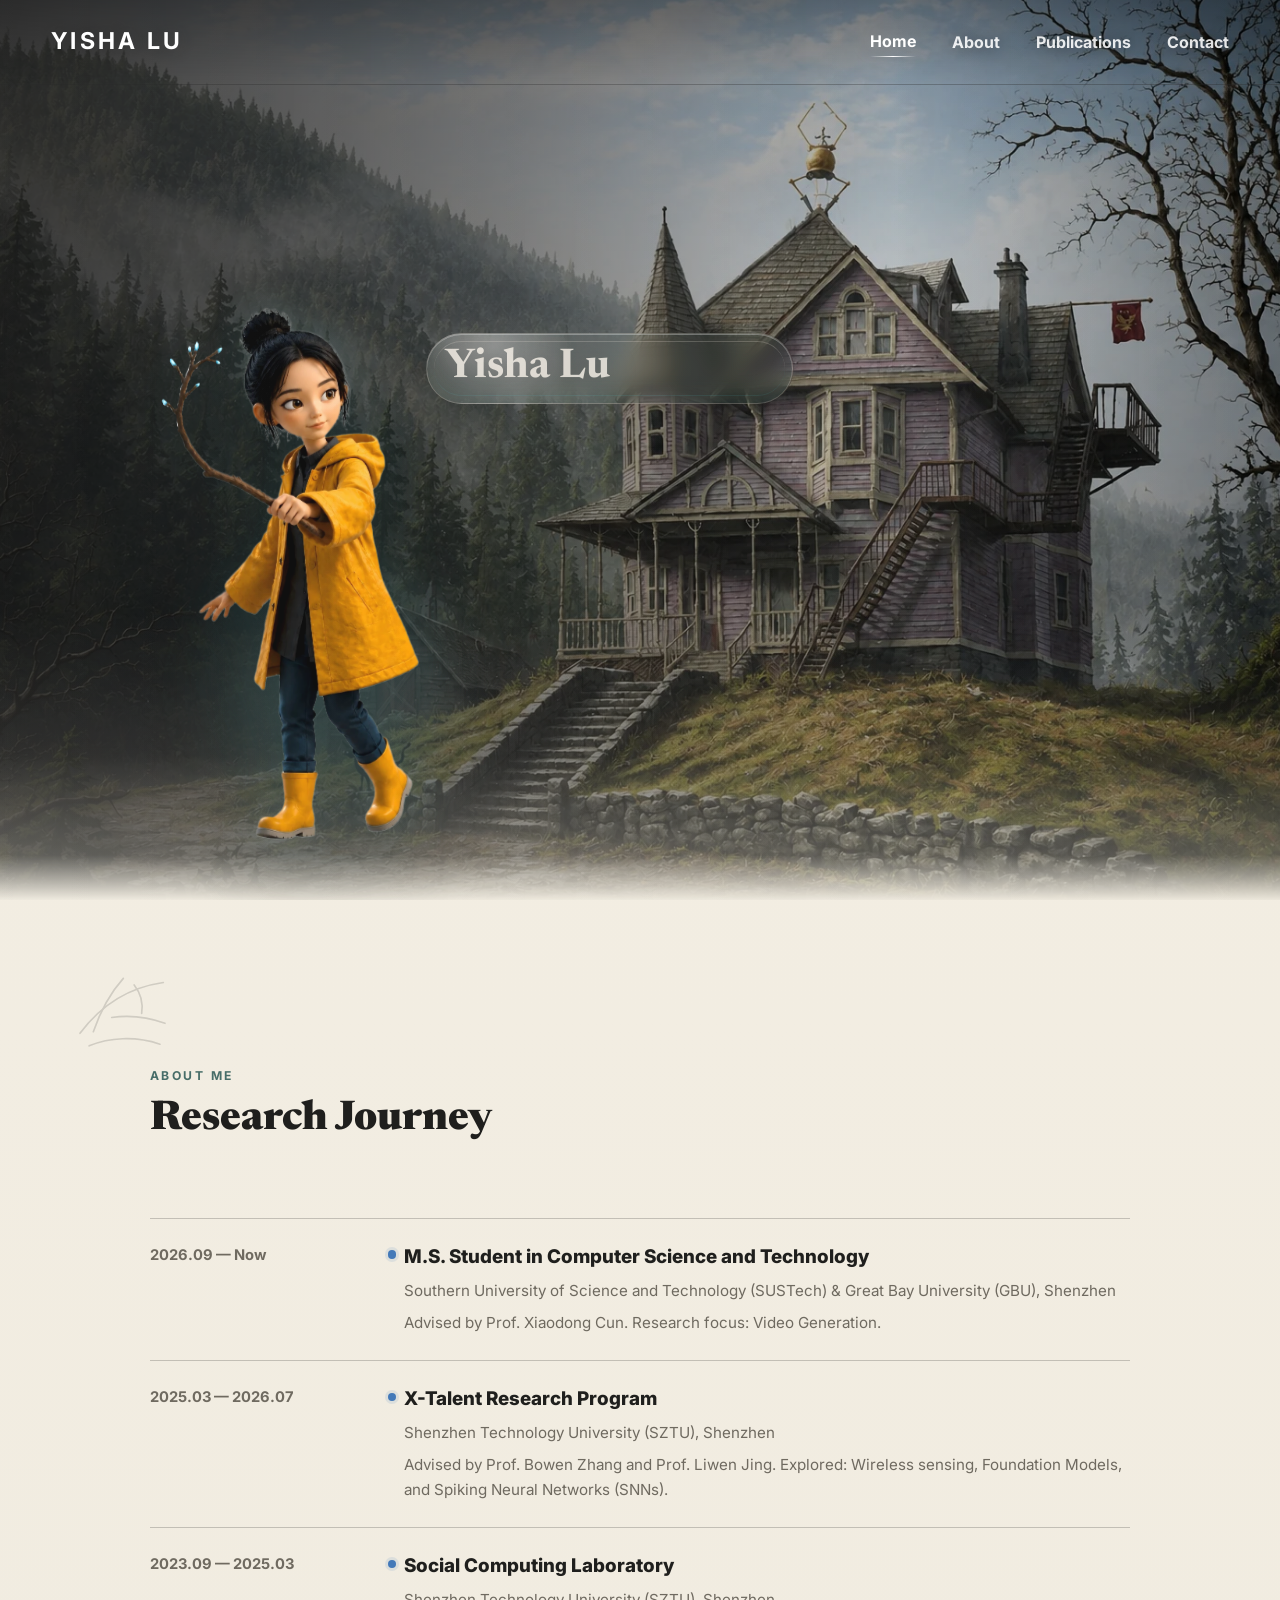
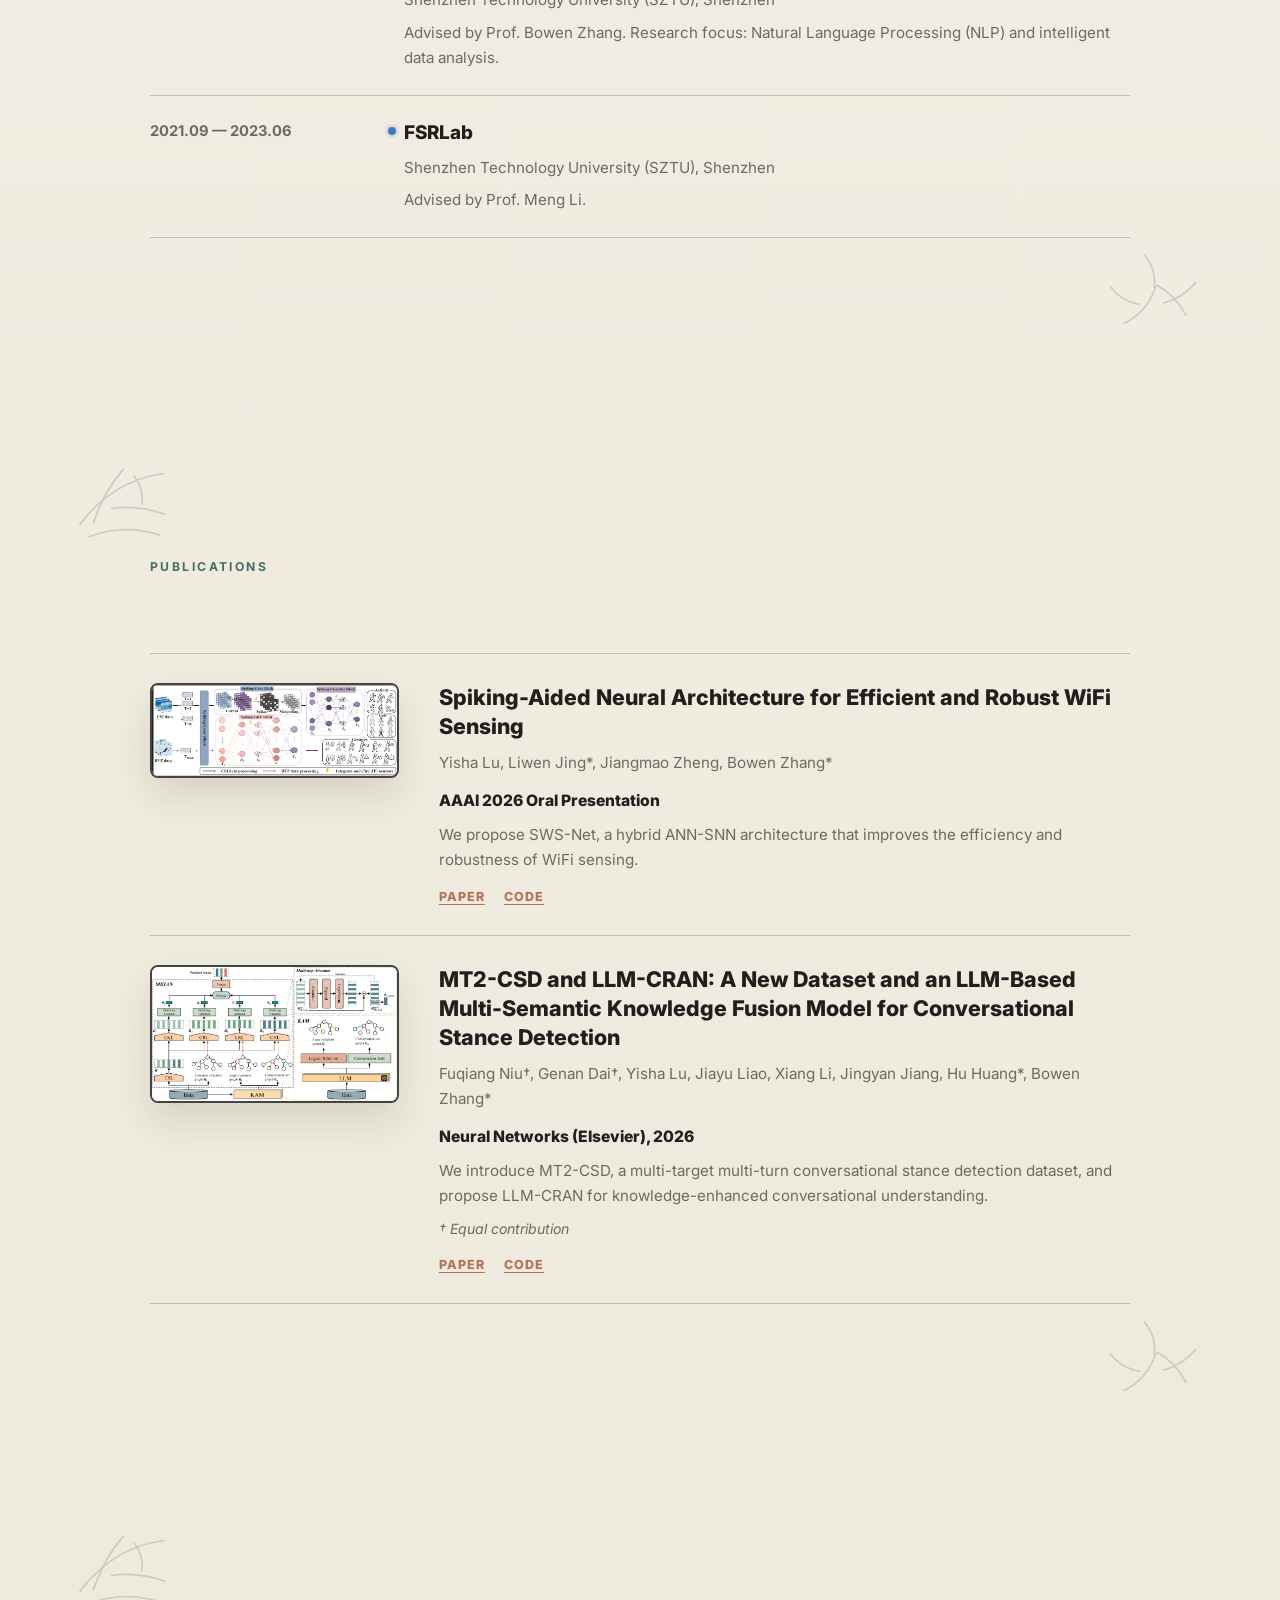
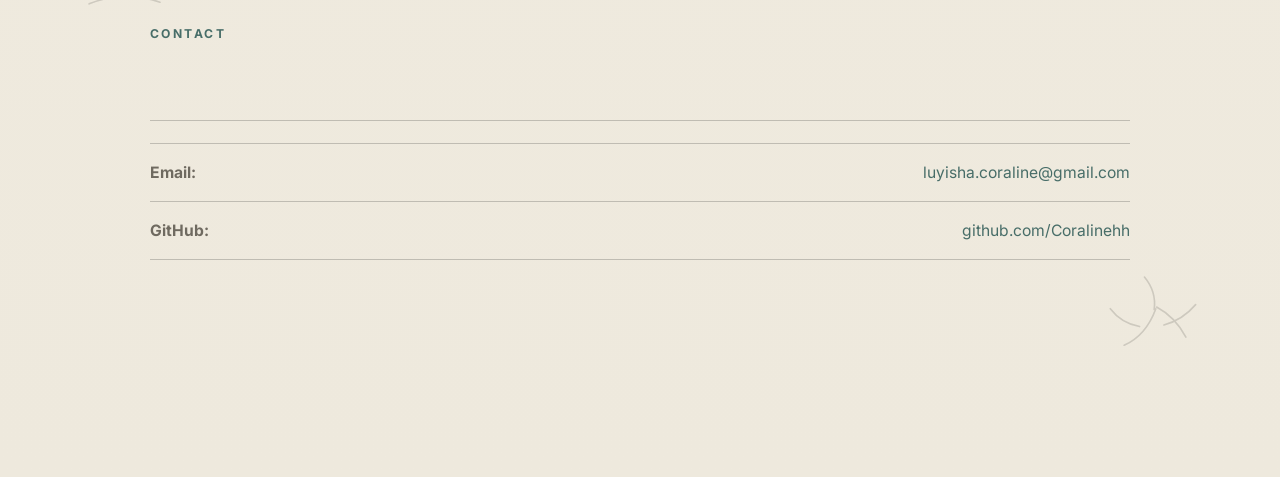
<file: index.html>
﻿<!doctype html>
<html lang="en">
  <head>
    <meta charset="UTF-8" />
    <meta name="viewport" content="width=device-width, initial-scale=1.0" />
    <meta
      name="description"
      content="Yisha Lu - AI Researcher portfolio focused on generative AI, foundation models, video generation, and spiking neural networks."
    />
    <title>Yisha Lu | AI Researcher</title>
    <link rel="preconnect" href="https://fonts.googleapis.com" />
    <link rel="preconnect" href="https://fonts.gstatic.com" crossorigin />
    <link
      href="https://fonts.googleapis.com/css2?family=Inter:wght@400;500;600;700;800&family=Newsreader:opsz,wght@6..72,500;6..72,600;6..72,700;6..72,800&display=swap"
      rel="stylesheet"
    />
    <link rel="stylesheet" href="assets/css/style.css" />
  </head>
  <body>
    <div class="background-grid"></div>
    <div class="aurora aurora-one"></div>
    <div class="aurora aurora-two"></div>

    <header class="site-header">
      <a class="brand" href="#home">Yisha Lu</a>
      <nav class="nav-links" aria-label="Main navigation">
        <a href="#home">Home</a>
        <a href="#about">About</a>
        <a href="#publications">Publications</a>
        <a href="#contact">Contact</a>
      </nav>
    </header>

    <main id="home">
      <section class="hero section">
        <div class="background" aria-hidden="true"></div>
        <div class="overlay" aria-hidden="true"></div>
        <div class="gradient" aria-hidden="true"></div>
        <div class="content">
          <div class="hero-character-stage" aria-label="AI researcher character">
            <img
              class="hero-character"
              src="assets/images/AI.webp"
              alt="3D AI girl researcher holding a magical branch"
            />
          </div>
          <div class="intro-card" aria-label="Yisha Lu introduction">
            <h1>Yisha Lu</h1>
            <p class="intro-name-cn">卢怡沙</p>
            <div class="intro-meta">
              <span>Master Student</span>
              <span>SUSTech &amp; GBU</span>
            </div>
            <p class="intro-description">
              Exploring the future of Generative AI and Video Generation.
            </p>
          </div>
        </div>
      </section>

      <section id="about" class="section">
        <div class="section-heading">
          <p class="eyebrow">About Me</p>
          <h2 class="about-title">Research Journey</h2>
        </div>
        <div class="journey-list">
          <article class="journey-entry">
            <p class="journey-date">2026.09 — Now</p>
            <div class="journey-content">
              <h3>M.S. Student in Computer Science and Technology</h3>
              <p>
                Southern University of Science and Technology (SUSTech) &amp;
                Great Bay University (GBU), Shenzhen
              </p>
              <p>
                Advised by Prof. Xiaodong Cun. Research focus: Video Generation.
              </p>
            </div>
          </article>
          <article class="journey-entry">
            <p class="journey-date">2025.03 — 2026.07</p>
            <div class="journey-content">
              <h3>X-Talent Research Program</h3>
              <p>Shenzhen Technology University (SZTU), Shenzhen</p>
              <p>
                Advised by Prof. Bowen Zhang and Prof. Liwen Jing. Explored:
                Wireless sensing, Foundation Models, and Spiking Neural Networks
                (SNNs).
              </p>
            </div>
          </article>
          <article class="journey-entry">
            <p class="journey-date">2023.09 — 2025.03</p>
            <div class="journey-content">
              <h3>Social Computing Laboratory</h3>
              <p>Shenzhen Technology University (SZTU), Shenzhen</p>
              <p>
                Advised by Prof. Bowen Zhang. Research focus: Natural Language
                Processing (NLP) and intelligent data analysis.
              </p>
            </div>
          </article>
          <article class="journey-entry">
            <p class="journey-date">2021.09 — 2023.06</p>
            <div class="journey-content">
              <h3>FSRLab</h3>
              <p>Shenzhen Technology University (SZTU), Shenzhen</p>
              <p>Advised by Prof. Meng Li.</p>
            </div>
          </article>
        </div>
      </section>

      <section id="publications" class="section">
        <div class="section-heading">
          <p class="eyebrow">Publications</p>
        </div>
        <div class="publication-list">
          <article class="publication-item">
            <figure class="publication-figure">
              <img
                src="assets/images/sws-net-framework.png"
                alt="SWS-Net framework overview"
              />
            </figure>
            <div class="publication-content">
              <h3>
                Spiking-Aided Neural Architecture for Efficient and Robust WiFi
                Sensing
              </h3>
              <p class="publication-authors">
                Yisha Lu, Liwen Jing*, Jiangmao Zheng, Bowen Zhang*
              </p>
              <p class="publication-venue">AAAI 2026 Oral Presentation</p>
              <p class="publication-summary">
                We propose SWS-Net, a hybrid ANN-SNN architecture that improves
                the efficiency and robustness of WiFi sensing.
              </p>
              <div class="publication-actions">
                <a
                  href="https://ojs.aaai.org/index.php/AAAI/article/view/39589/43550"
                  target="_blank"
                  rel="noreferrer"
                  >Paper</a
                >
                <a
                  href="https://github.com/Coralinehh/Wi-Fi"
                  target="_blank"
                  rel="noreferrer"
                  >Code</a
                >
              </div>
            </div>
          </article>
          <article class="publication-item">
            <figure class="publication-figure">
              <img
                src="assets/images/MT2-CSD.png"
                alt="MT2-CSD and LLM-CRAN overview"
              />
            </figure>
            <div class="publication-content">
              <h3>
                MT2-CSD and LLM-CRAN: A New Dataset and an LLM-Based
                Multi-Semantic Knowledge Fusion Model for Conversational Stance
                Detection
              </h3>
              <p class="publication-authors">
                Fuqiang Niu†, Genan Dai†, Yisha Lu, Jiayu Liao, Xiang Li,
                Jingyan Jiang, Hu Huang*, Bowen Zhang*
              </p>
              <p class="publication-venue">Neural Networks (Elsevier), 2026</p>
              <p class="publication-summary">
                We introduce MT2-CSD, a multi-target multi-turn conversational
                stance detection dataset, and propose LLM-CRAN for
                knowledge-enhanced conversational understanding.
              </p>
              <p class="publication-note">† Equal contribution</p>
              <div class="publication-actions">
                <a
                  href="https://www.sciencedirect.com/science/article/pii/S0893608026007641"
                  target="_blank"
                  rel="noreferrer"
                  >Paper</a
                >
                <a
                  href="https://github.com/nfq729/MT-CSD"
                  target="_blank"
                  rel="noreferrer"
                  >Code</a
                >
              </div>
            </div>
          </article>
        </div>
      </section>

      <section id="contact" class="section">
        <div class="section-heading">
          <p class="eyebrow">Contact</p>
        </div>
        <div class="contact-card card">
          <ul>
            <li>
              <strong>Email:</strong>
              <a href="mailto:luyisha.coraline@gmail.com"
                >luyisha.coraline@gmail.com</a
              >
            </li>
            <li>
              <strong>GitHub:</strong>
              <a
                href="https://github.com/Coralinehh"
                target="_blank"
                rel="noreferrer"
                >github.com/Coralinehh</a
              >
            </li>
          </ul>
        </div>
      </section>
    </main>

    <script src="assets/js/main.js"></script>
  </body>
</html>
</file>
<file: assets/css/style.css>
:root {
  --bg: #eee9dd;
  --paper: #f4efe4;
  --paper-warm: #e8dfd0;
  --ink: #1f1f1d;
  --text: #24231f;
  --muted: #6f6a60;
  --accent: #476d68;
  --accent-2: #b17456;
  --border: rgba(31, 31, 29, 0.16);
  --line: rgba(31, 31, 29, 0.22);
  --shadow: 0 22px 70px rgba(53, 43, 28, 0.12);
}

* {
  box-sizing: border-box;
}

html {
  scroll-behavior: smooth;
}

body {
  margin: 0;
  font-family: "Inter", sans-serif;
  color: var(--text);
  background:
    linear-gradient(rgba(244, 239, 228, 0.92), rgba(238, 233, 221, 0.96)),
    url("../images/pink_house.webp") top center / cover fixed no-repeat,
    var(--bg);
  min-height: 100vh;
  overflow-x: hidden;
  line-height: 1.6;
}

body::before {
  content: "";
  position: fixed;
  inset: 0;
  background-image:
    radial-gradient(rgba(31, 31, 29, 0.16) 0.55px, transparent 0.65px),
    radial-gradient(rgba(31, 31, 29, 0.08) 0.5px, transparent 0.65px),
    linear-gradient(90deg, rgba(255, 255, 255, 0.22), rgba(0, 0, 0, 0.025));
  background-position:
    0 0,
    9px 13px,
    0 0;
  background-size:
    22px 22px,
    18px 18px,
    100% 100%;
  opacity: 0.36;
  pointer-events: none;
  z-index: 2;
}

.background-grid {
  position: fixed;
  inset: 0;
  background:
    linear-gradient(90deg, transparent 0 13%, rgba(31, 31, 29, 0.045) 13.04%, transparent 13.14% 100%),
    linear-gradient(180deg, transparent 0 18%, rgba(31, 31, 29, 0.04) 18.05%, transparent 18.16% 100%);
  background-size: 310px 360px;
  mask-image: linear-gradient(180deg, rgba(0, 0, 0, 0.22), transparent 72%);
  opacity: 0.55;
  pointer-events: none;
}

.aurora {
  position: fixed;
  border-radius: 45% 55% 52% 48%;
  filter: blur(42px);
  opacity: 0.14;
  pointer-events: none;
}

.aurora-one {
  width: 280px;
  height: 280px;
  background: #c9bea9;
  top: 8%;
  left: -5%;
}

.aurora-two {
  width: 320px;
  height: 320px;
  background: #b9c8c1;
  bottom: 10%;
  right: -8%;
}

.site-header {
  position: fixed;
  top: 0;
  left: 0;
  right: 0;
  z-index: 100;
  display: flex;
  justify-content: space-between;
  align-items: center;
  gap: 2rem;
  padding: 1.45rem clamp(1.25rem, 4vw, 4rem);
  background: linear-gradient(180deg, rgba(0, 0, 0, 0.28), rgba(0, 0, 0, 0));
  border-bottom: 1px solid rgba(255, 255, 255, 0.05);
  transition:
    background 0.3s ease,
    border-color 0.3s ease;
}

.brand {
  flex: 0 0 auto;
  color: #ffffff;
  text-decoration: none;
  font-weight: 700;
  font-size: clamp(1rem, 1.9vw, 1.45rem);
  letter-spacing: 0.14em;
  text-transform: uppercase;
  text-shadow:
    0 1px 18px rgba(0, 0, 0, 0.46),
    0 0 18px rgba(255, 255, 255, 0.12);
  transition:
    color 0.3s ease,
    text-shadow 0.3s ease;
}

.nav-links {
  display: flex;
  align-items: center;
  justify-content: flex-end;
  gap: clamp(1.1rem, 2.8vw, 3rem);
  min-width: 0;
}

.nav-links a {
  position: relative;
  color: #ffffff;
  text-decoration: none;
  font-size: clamp(0.82rem, 1.25vw, 1rem);
  font-weight: 700;
  line-height: 1;
  text-shadow:
    0 1px 18px rgba(0, 0, 0, 0.58),
    0 0 12px rgba(255, 255, 255, 0.12);
  white-space: nowrap;
  opacity: 0.88;
  transition:
    opacity 0.2s ease,
    color 0.22s ease,
    text-shadow 0.22s ease,
    transform 0.22s ease;
}

.nav-links a::after {
  content: "";
  position: absolute;
  left: 0;
  right: 0;
  bottom: -0.5rem;
  height: 1px;
  background: linear-gradient(90deg, transparent, currentColor, transparent);
  opacity: 0;
  transform: scaleX(0.35);
  transition:
    opacity 0.22s ease,
    transform 0.22s ease;
}

.nav-links a:hover,
.nav-links a.active {
  color: #ffffff;
  opacity: 1;
  transform: translateY(-1px);
  text-shadow:
    0 0 18px rgba(255, 255, 255, 0.42),
    0 1px 22px rgba(0, 0, 0, 0.5);
}

.nav-links a:hover::after,
.nav-links a.active::after {
  opacity: 1;
  transform: scaleX(1);
}

body.is-past-hero .site-header {
  background: linear-gradient(180deg, rgba(244, 239, 228, 0.78), rgba(244, 239, 228, 0.2));
  border-bottom-color: rgba(31, 31, 29, 0.06);
}

body.is-past-hero .brand,
body.is-past-hero .nav-links a {
  color: var(--ink);
  text-shadow:
    0 1px 0 rgba(255, 255, 255, 0.38),
    0 10px 28px rgba(50, 42, 29, 0.1);
}

body.is-past-hero .nav-links a:hover,
body.is-past-hero .nav-links a.active {
  color: var(--ink);
  text-shadow:
    0 0 14px rgba(71, 109, 104, 0.25),
    0 1px 0 rgba(255, 255, 255, 0.55);
}

main {
  width: min(1120px, calc(100% - 2rem));
  margin: 0 auto;
  padding: 0 0 4rem;
}

.section {
  position: relative;
  padding: clamp(5.5rem, 12vw, 10rem) 0;
  scroll-margin-top: 5rem;
}

main > .section:not(.hero) {
  width: min(980px, calc(100% - 2rem));
  margin: 0 auto;
}

main > .section:not(.hero)::before,
main > .section:not(.hero)::after {
  content: "";
  position: absolute;
  pointer-events: none;
  opacity: 0.14;
  background-repeat: no-repeat;
  background-size: contain;
  filter: contrast(120%);
}

main > .section:not(.hero)::before {
  top: 2.5rem;
  left: max(-9vw, -100px);
  width: 150px;
  height: 150px;
  background-image: url("data:image/svg+xml,%3Csvg width='180' height='180' viewBox='0 0 180 180' xmlns='http://www.w3.org/2000/svg'%3E%3Cg fill='none' stroke='%231f1f1d' stroke-width='2' stroke-linecap='round' stroke-linejoin='round'%3E%3Cpath d='M36 112c26-35 58-55 100-61'/%3E%3Cpath d='M52 110c8-23 18-44 36-64'/%3E%3Cpath d='M74 93c21-3 42-1 64 7'/%3E%3Cpath d='M47 127c24-10 55-12 85-2'/%3E%3Cpath d='M101 54c8 10 11 21 9 34'/%3E%3C/g%3E%3C/svg%3E");
  animation: sketchFloat 9s ease-in-out infinite;
}

main > .section:not(.hero)::after {
  right: max(-8vw, -90px);
  bottom: 2rem;
  width: 130px;
  height: 130px;
  background-image: url("data:image/svg+xml,%3Csvg width='160' height='160' viewBox='0 0 160 160' xmlns='http://www.w3.org/2000/svg'%3E%3Cg fill='none' stroke='%231f1f1d' stroke-width='2' stroke-linecap='round' stroke-linejoin='round'%3E%3Cpath d='M42 116c18-8 31-23 39-45'/%3E%3Cpath d='M82 69c15 8 27 20 36 37'/%3E%3Cpath d='M61 93c-15-3-27-10-36-22'/%3E%3Cpath d='M91 91c15-4 28-12 39-25'/%3E%3Cpath d='M79 72c2-15-2-28-12-40'/%3E%3C/g%3E%3C/svg%3E");
  animation: sketchFloat 11s ease-in-out 1.2s infinite reverse;
}

.hero {
  --parallax-x: 50%;
  --parallax-y: 50%;
  position: relative;
  display: grid;
  align-items: center;
  width: 100vw;
  min-height: 100vh;
  margin-left: calc(50% - 50vw);
  padding: clamp(5.8rem, 11vh, 7.6rem) 0 clamp(1.2rem, 3vh, 2.2rem);
  overflow: hidden;
  isolation: isolate;
}

.background,
.overlay,
.gradient {
  position: absolute;
  inset: 0;
  pointer-events: none;
}

.background {
  background-image: url("../images/pink_house.webp");
  background-size: cover;
  background-position: var(--parallax-x) var(--parallax-y);
  background-repeat: no-repeat;
  transform: scale(1.05);
  transition: background-position 0.45s ease-out;
  z-index: -3;
}

.overlay {
  background:
    linear-gradient(90deg, rgba(0, 0, 0, 0.66) 0%, rgba(0, 0, 0, 0.42) 40%, rgba(0, 0, 0, 0.18) 70%, rgba(0, 0, 0, 0.32) 100%),
    radial-gradient(circle at 68% 38%, rgba(244, 239, 228, 0.08), rgba(0, 0, 0, 0.24) 44%, rgba(0, 0, 0, 0.54) 100%);
  z-index: -2;
}

.gradient {
  background: linear-gradient(
    180deg,
    rgba(0, 0, 0, 0) 68%,
    rgba(247, 241, 231, 0.1) 84%,
    rgba(238, 233, 221, 0.34) 95%,
    var(--bg) 100%
  );
  z-index: -1;
}

.content {
  position: relative;
  z-index: 1;
  display: grid;
  grid-template-columns: 0.9fr 1fr;
  gap: clamp(1.6rem, 6vw, 5.2rem);
  align-items: end;
  width: min(1120px, calc(100% - 2rem));
  margin: 0 auto;
}

.hero-character-stage {
  position: relative;
  min-height: min(78vh, 720px);
  display: flex;
  align-items: flex-end;
  justify-content: center;
  isolation: isolate;
  transform: translateY(clamp(0.4rem, 1.2vh, 1rem));
}

.hero-character-stage::before {
  content: "";
  position: absolute;
  left: 8%;
  right: 4%;
  bottom: 1%;
  height: 42%;
  border-radius: 50%;
  background:
    radial-gradient(circle, rgba(83, 216, 222, 0.16), transparent 60%),
    radial-gradient(circle at 52% 42%, rgba(247, 241, 231, 0.2), transparent 46%);
  filter: blur(22px);
  opacity: 0;
  animation: heroAuraIn 1.3s ease-out 0.3s forwards;
  z-index: -1;
}

.hero-character {
  width: min(88%, 450px);
  max-height: 78vh;
  object-fit: contain;
  filter:
    drop-shadow(0 34px 44px rgba(0, 0, 0, 0.5))
    drop-shadow(0 0 22px rgba(83, 216, 222, 0.12));
  opacity: 0;
  transform: translate3d(-34px, 42px, 0) scale(0.96);
  animation:
    heroCharacterIn 1.15s cubic-bezier(0.18, 0.82, 0.24, 1) 0.15s forwards,
    heroCharacterFloat 6.8s ease-in-out 1.4s infinite;
}

.intro-card {
  position: absolute;
  left: clamp(250px, 27vw, 360px);
  top: clamp(8.8rem, 22vh, 14rem);
  width: fit-content;
  min-width: 0;
  min-height: 0;
  padding: 0.74rem 1.12rem 0.78rem;
  border: 1px solid rgba(247, 241, 231, 0.2);
  border-radius: 999px;
  background:
    radial-gradient(circle at 18% 18%, rgba(255, 255, 255, 0.34), transparent 26%),
    linear-gradient(135deg, rgba(247, 241, 231, 0.11), rgba(83, 216, 222, 0.035)),
    rgba(5, 8, 10, 0.035);
  backdrop-filter: blur(10px) saturate(122%);
  box-shadow:
    0 18px 54px rgba(0, 0, 0, 0.13),
    inset 0 1px 0 rgba(255, 255, 255, 0.3),
    inset 0 -12px 26px rgba(83, 216, 222, 0.035);
  color: #f7f1e7;
  opacity: 0;
  transform: translate3d(34px, 24px, 0);
  animation: introCardIn 0.95s ease-out 0.55s forwards;
  overflow: hidden;
  cursor: default;
  transition:
    width 0.46s ease,
    min-width 0.46s ease,
    min-height 0.46s ease,
    padding 0.46s ease,
    border-radius 0.46s ease,
    background 0.46s ease,
    border-color 0.46s ease,
    backdrop-filter 0.46s ease,
    box-shadow 0.46s ease,
    translate 0.46s ease;
}

.intro-card:hover,
.intro-card:focus-within {
  width: min(390px, 100%);
  min-width: min(390px, calc(100vw - 2rem));
  min-height: 16.5rem;
  padding: clamp(1.15rem, 2.4vw, 1.6rem);
  border-radius: 18px;
  border-color: rgba(247, 241, 231, 0.26);
  background:
    radial-gradient(circle at 16% 14%, rgba(255, 255, 255, 0.42), transparent 24%),
    radial-gradient(circle at 82% 84%, rgba(83, 216, 222, 0.12), transparent 34%),
    linear-gradient(135deg, rgba(247, 241, 231, 0.14), rgba(83, 216, 222, 0.05)),
    rgba(5, 8, 10, 0.07);
  backdrop-filter: blur(13px) saturate(132%);
  box-shadow:
    0 26px 78px rgba(0, 0, 0, 0.2),
    inset 0 1px 0 rgba(255, 255, 255, 0.34),
    inset 0 -18px 32px rgba(83, 216, 222, 0.045);
  translate: 0 -6px;
}

.intro-card::before,
.intro-card::after {
  content: "";
  position: absolute;
  pointer-events: none;
}

.intro-card::before {
  inset: 7px;
  border-radius: inherit;
  border-top: 1px solid rgba(247, 241, 231, 0.2);
  border-bottom: 1px solid rgba(83, 216, 222, 0.09);
}

.intro-card::after {
  width: 46%;
  height: 1px;
  right: 1rem;
  top: 1.05rem;
  opacity: 0;
  background: linear-gradient(90deg, transparent, rgba(83, 216, 222, 0.38));
  box-shadow: 0 0 12px rgba(83, 216, 222, 0.18);
  transition: opacity 0.3s ease;
}

.intro-card:hover::after,
.intro-card:focus-within::after {
  opacity: 1;
}

.intro-card h1 {
  margin: 0;
  color: #f7f1e7;
  font-family: "Newsreader", serif;
  font-size: clamp(1.75rem, 3.2vw, 2.65rem);
  font-weight: 700;
  line-height: 1.08;
  text-shadow: 0 6px 30px rgba(0, 0, 0, 0.42);
  white-space: nowrap;
}

.intro-name-cn {
  margin: 0.25rem 0 1.15rem;
  color: rgba(247, 241, 231, 0.86);
  font-size: clamp(1.05rem, 2vw, 1.35rem);
  font-weight: 600;
  letter-spacing: 0.08em;
}

.intro-meta {
  display: grid;
  gap: 0.28rem;
  margin-bottom: 1.1rem;
  color: rgba(247, 241, 231, 0.78);
  font-size: 0.92rem;
  font-weight: 700;
}

.intro-description {
  max-width: 330px;
  margin: 0;
  color: rgba(247, 241, 231, 0.68);
  font-size: 0.92rem;
  line-height: 1.7;
}

.intro-card h1,
.intro-name-cn,
.intro-meta,
.intro-description {
  opacity: 0;
  transform: translateY(14px);
  transition:
    opacity 0.44s ease,
    transform 0.44s ease,
    max-height 0.44s ease,
    margin 0.44s ease;
}

.intro-card h1 {
  opacity: 0.82;
  transform: translateY(0);
}

.intro-name-cn {
  max-height: 0;
  margin-top: 0;
  margin-bottom: 0;
  overflow: hidden;
  transition-delay: 0.04s;
}

.intro-meta {
  max-height: 0;
  margin-bottom: 0;
  overflow: hidden;
  transition-delay: 0.1s;
}

.intro-description {
  max-height: 0;
  overflow: hidden;
  transition-delay: 0.16s;
}

.intro-card:hover h1,
.intro-card:focus-within h1 {
  opacity: 1;
  white-space: normal;
}

.intro-card:hover .intro-name-cn,
.intro-card:focus-within .intro-name-cn,
.intro-card:hover .intro-meta,
.intro-card:focus-within .intro-meta,
.intro-card:hover .intro-description,
.intro-card:focus-within .intro-description {
  opacity: 1;
  transform: translateY(0);
  max-height: 7rem;
}

.intro-card:hover .intro-name-cn,
.intro-card:focus-within .intro-name-cn {
  margin-top: 0.25rem;
  margin-bottom: 1.15rem;
}

.intro-card:hover .intro-meta,
.intro-card:focus-within .intro-meta {
  margin-bottom: 1.1rem;
}

.eyebrow {
  letter-spacing: 0.2em;
  text-transform: uppercase;
  color: var(--accent);
  font-size: 0.76rem;
  font-weight: 700;
  margin-bottom: 0.8rem;
}

h1,
h2,
h3 {
  margin: 0 0 0.8rem;
  line-height: 1.1;
  color: var(--ink);
}

h1 {
  font-family: "Newsreader", serif;
  font-size: clamp(4rem, 12vw, 9.5rem);
  font-weight: 800;
  letter-spacing: 0;
  line-height: 0.86;
}

h2 {
  font-family: "Newsreader", serif;
  font-size: clamp(2.2rem, 5.8vw, 5.2rem);
  font-weight: 800;
  letter-spacing: 0;
  line-height: 0.92;
  max-width: 850px;
}

.hero-subtitle {
  font-size: clamp(1rem, 1.5vw, 1.18rem);
  color: var(--muted);
  max-width: 520px;
}

.hero .eyebrow {
  color: rgba(214, 238, 231, 0.86);
  text-shadow: 0 1px 18px rgba(0, 0, 0, 0.55);
}

.hero h1 {
  color: #f7f1e7;
  text-shadow:
    0 4px 34px rgba(0, 0, 0, 0.46),
    0 1px 0 rgba(255, 255, 255, 0.08);
}

.hero .hero-subtitle {
  color: rgba(247, 241, 231, 0.78);
  text-shadow: 0 2px 22px rgba(0, 0, 0, 0.48);
}

.tag-list {
  display: flex;
  flex-wrap: wrap;
  gap: 0.75rem;
  margin: 1.2rem 0 1.8rem;
}

.tag-list span {
  border: 1px solid rgba(31, 31, 29, 0.18);
  color: var(--accent);
  background: rgba(244, 239, 228, 0.42);
  padding: 0.55rem 0.85rem;
  border-radius: 999px;
  font-size: 0.9rem;
}

.btn {
  display: inline-block;
  padding: 0.85rem 1.18rem;
  border-radius: 999px;
  text-decoration: none;
  margin-right: 0.9rem;
  transition:
    transform 0.2s ease,
    box-shadow 0.2s ease;
}

.btn:hover {
  transform: translateY(-2px);
}

.btn-primary {
  background: var(--ink);
  color: var(--paper);
  font-weight: 700;
}

.hero .tag-list span {
  border-color: rgba(255, 255, 255, 0.22);
  color: rgba(247, 241, 231, 0.88);
  background: rgba(0, 0, 0, 0.18);
  backdrop-filter: blur(8px);
}

.btn-secondary {
  color: var(--ink);
  border: 1px solid var(--border);
  background: rgba(244, 239, 228, 0.42);
}

.hero .btn-primary {
  background: #f7f1e7;
  color: #1f1f1d;
}

.hero .btn-secondary {
  color: #f7f1e7;
  border-color: rgba(255, 255, 255, 0.3);
  background: rgba(0, 0, 0, 0.2);
  backdrop-filter: blur(8px);
}

.hero-visual {
  display: flex;
  justify-content: center;
  min-width: 0;
}

.magic-stage {
  position: relative;
  width: min(520px, 100%);
  aspect-ratio: 1;
  overflow: visible;
  isolation: isolate;
}

.magic-stage::before {
  content: "";
  position: absolute;
  inset: 13% 2% 8% 16%;
  border-radius: 50%;
  background:
    radial-gradient(circle, rgba(110, 231, 255, 0.18), transparent 58%),
    radial-gradient(circle at 68% 34%, rgba(139, 92, 246, 0.16), transparent 40%);
  filter: blur(18px);
  opacity: 0;
  animation: stageGlow 5.8s ease-out 0.8s forwards;
  z-index: 0;
}

.magic-stage::after {
  content: "";
  position: absolute;
  left: 8%;
  top: 16%;
  width: 50%;
  height: 46%;
  border-radius: 50%;
  background: conic-gradient(
    from -60deg,
    transparent 0 18%,
    rgba(110, 231, 255, 0.12) 28%,
    rgba(110, 231, 255, 0.78) 40%,
    rgba(167, 243, 255, 0.24) 48%,
    transparent 62% 100%
  );
  filter: blur(1px) drop-shadow(0 0 18px rgba(110, 231, 255, 0.64));
  opacity: 0;
  transform: rotate(-36deg) scale(0.7);
  animation: pngBranchSweep 2.3s cubic-bezier(0.2, 0.78, 0.22, 1) 0.95s forwards;
  z-index: 3;
  pointer-events: none;
}

.particle-field,
.energy-ring,
.holo-panels,
.character-wrap {
  position: absolute;
  inset: 0;
}

.particle-field {
  width: 100%;
  height: 100%;
  z-index: 3;
  pointer-events: none;
}

.energy-ring {
  display: grid;
  place-items: center;
  transform: translate(-19%, -11%) rotate(-28deg);
  z-index: 2;
  pointer-events: none;
}

.energy-ring svg {
  width: 86%;
  height: 86%;
  overflow: visible;
  filter:
    drop-shadow(0 0 10px rgba(71, 109, 104, 0.42))
    drop-shadow(0 0 24px rgba(71, 109, 104, 0.18));
}

.energy-path {
  fill: none;
  stroke: rgba(71, 109, 104, 0.72);
  stroke-width: 4;
  stroke-linecap: round;
  stroke-dasharray: 868;
  stroke-dashoffset: 868;
  opacity: 0;
  animation: drawEnergy 2.4s cubic-bezier(0.22, 0.78, 0.21, 1) 1.05s forwards;
}

.energy-path-secondary {
  stroke: rgba(177, 116, 86, 0.32);
  stroke-width: 2;
  animation-delay: 1.28s;
}

.character-wrap {
  z-index: 4;
  transform-origin: 52% 43%;
  animation: characterArrive 1.1s ease-out both;
}

.ai-girl {
  position: absolute;
  right: -1%;
  bottom: 0;
  width: min(78%, 390px);
  max-height: 96%;
  object-fit: contain;
  filter: drop-shadow(0 30px 40px rgba(0, 0, 0, 0.52));
  animation: characterFloat 5.8s ease-in-out 1.2s infinite;
}

.branch-aura {
  position: absolute;
  left: 8%;
  top: 8%;
  width: 22%;
  aspect-ratio: 1;
  border-radius: 50%;
  background:
    radial-gradient(circle, rgba(255, 255, 255, 0.98) 0 8%, rgba(110, 231, 255, 0.92) 13%, transparent 58%),
    radial-gradient(circle, rgba(110, 231, 255, 0.28), transparent 66%);
  filter:
    blur(0.2px)
    drop-shadow(0 0 12px rgba(71, 109, 104, 0.45))
    drop-shadow(0 0 30px rgba(177, 116, 86, 0.2));
  opacity: 0;
  transform: scale(0.4);
  animation: branchAura 2.4s ease-out 0.95s forwards;
  z-index: 5;
  pointer-events: none;
}

.holo-panels {
  z-index: 6;
  pointer-events: none;
}

.holo-panel {
  position: absolute;
  min-width: 148px;
  padding: 0.72rem 0.85rem;
  border: 1px solid rgba(110, 231, 255, 0.46);
  border-radius: 8px;
  background:
    linear-gradient(135deg, rgba(244, 239, 228, 0.78), rgba(232, 223, 208, 0.58)),
    rgba(244, 239, 228, 0.66);
  color: var(--ink);
  font-size: 0.84rem;
  font-weight: 700;
  line-height: 1.2;
  text-shadow: none;
  box-shadow:
    0 18px 34px rgba(53, 43, 28, 0.09),
    inset 0 0 0 1px rgba(255, 255, 255, 0.28);
  opacity: 0;
  transform: translate3d(35px, 26px, 0) scale(0.82) rotateY(28deg);
  animation:
    panelEmerge 0.86s cubic-bezier(0.2, 0.78, 0.24, 1.14) forwards,
    panelFloat 4.6s ease-in-out infinite;
}

.holo-panel::before {
  content: "";
  position: absolute;
  inset: 6px;
  border-top: 1px solid rgba(31, 31, 29, 0.16);
  border-bottom: 1px solid rgba(31, 31, 29, 0.08);
  opacity: 0.72;
}

.panel-one {
  left: 11%;
  top: 23%;
  animation-delay: 3.2s, 4.1s;
}

.panel-two {
  left: 2%;
  top: 45%;
  animation-delay: 3.38s, 4.28s;
}

.panel-three {
  left: 21%;
  top: 64%;
  animation-delay: 3.56s, 4.46s;
}

.panel-four {
  left: 32%;
  top: 37%;
  min-width: 192px;
  animation-delay: 3.74s, 4.64s;
}

.card {
  background: transparent;
  border: 0;
  border-top: 1px solid var(--line);
  border-radius: 0;
  padding: 1.35rem 0 0;
  box-shadow: none;
}

.card h3,
.timeline-item h3 {
  font-family: "Newsreader", serif;
  font-size: clamp(1.45rem, 2.5vw, 2.15rem);
  font-weight: 700;
  letter-spacing: 0;
}

.card p,
.card li,
.timeline-item p,
.contact-card li {
  color: var(--muted);
  font-size: clamp(0.98rem, 1.2vw, 1.08rem);
}

.card ul {
  margin: 0;
  padding-left: 1.1rem;
}

.about-grid,
.research-grid,
.project-grid {
  display: grid;
  grid-template-columns: repeat(3, minmax(0, 1fr));
  gap: clamp(1.6rem, 4vw, 3rem);
}

.publication-list {
  display: grid;
  gap: 0;
  border-top: 1px solid var(--line);
}

.meta {
  color: var(--accent);
  font-size: 0.8rem;
  font-weight: 600;
  letter-spacing: 0.2em;
  text-transform: uppercase;
  margin-bottom: 0.6rem;
}

.section-heading {
  margin-bottom: clamp(2.2rem, 6vw, 5rem);
}

.section-heading h2 {
  max-width: 820px;
}

.about-title {
  font-size: clamp(1.75rem, 3.2vw, 2.7rem);
  line-height: 1.05;
}

.journey-list {
  display: grid;
  border-top: 1px solid var(--line);
}

.journey-entry {
  display: grid;
  grid-template-columns: minmax(130px, 0.26fr) 1fr;
  gap: clamp(1rem, 4vw, 2.8rem);
  padding: 1.55rem 0;
  border-bottom: 1px solid var(--line);
}

.journey-date {
  margin: 0;
  color: var(--muted);
  font-size: 0.92rem;
  font-weight: 700;
}

.journey-content {
  position: relative;
  padding-left: 1rem;
}

.journey-content::before {
  content: "";
  position: absolute;
  left: 0;
  top: 0.42rem;
  width: 0.52rem;
  height: 0.52rem;
  border-radius: 50%;
  background: #4379b8;
  box-shadow: 0 0 0 3px rgba(67, 121, 184, 0.12);
}

.journey-content h3 {
  margin: 0 0 0.55rem;
  color: var(--ink);
  font-family: "Inter", sans-serif;
  font-size: clamp(1rem, 1.5vw, 1.18rem);
  font-weight: 800;
  line-height: 1.35;
}

.journey-content p {
  margin: 0.45rem 0 0;
  color: var(--muted);
  font-size: clamp(0.95rem, 1.15vw, 1.04rem);
  line-height: 1.65;
}

.publication-item {
  display: grid;
  grid-template-columns: minmax(240px, 0.36fr) 1fr;
  gap: clamp(1.4rem, 4vw, 2.5rem);
  align-items: start;
  padding: 1.8rem 0;
  border-top: 0;
  border-bottom: 1px solid var(--line);
}

.publication-figure {
  margin: 0;
}

.publication-figure img {
  display: block;
  width: 100%;
  border: 2px solid rgba(31, 31, 29, 0.82);
  border-radius: 8px;
  box-shadow: 0 18px 36px rgba(53, 43, 28, 0.12);
}

.publication-content h3 {
  margin: 0 0 0.55rem;
  color: var(--ink);
  font-family: "Inter", sans-serif;
  font-size: clamp(1.05rem, 1.8vw, 1.35rem);
  font-weight: 800;
  line-height: 1.35;
}

.publication-authors,
.publication-summary,
.publication-note {
  margin: 0.55rem 0 0;
  color: var(--muted);
  font-size: clamp(0.95rem, 1.15vw, 1.04rem);
  line-height: 1.65;
}

.publication-note {
  font-size: 0.88rem;
  font-style: italic;
}

.publication-venue {
  margin: 0.8rem 0 0;
  color: var(--ink);
  font-size: clamp(0.98rem, 1.2vw, 1.08rem);
  font-weight: 800;
}

.publication-actions {
  display: flex;
  gap: 1.2rem;
  flex-wrap: wrap;
  margin-top: 0.9rem;
}

.publication-actions a {
  color: var(--accent-2);
  font-size: 0.78rem;
  font-weight: 800;
  letter-spacing: 0.08em;
  text-transform: uppercase;
  text-decoration: underline;
  text-underline-offset: 0.18rem;
  transition:
    color 0.2s ease,
    transform 0.2s ease;
}

.publication-actions a:hover {
  color: var(--ink);
  transform: translateY(-1px);
}

.timeline {
  display: grid;
  gap: 0;
  border-top: 1px solid var(--line);
}

.timeline-item {
  background: transparent;
  border: 0;
  border-bottom: 1px solid var(--line);
  border-radius: 0;
  padding: 1.5rem 0;
}

.contact-card ul {
  list-style: none;
  padding: 0;
  margin: 0;
  display: grid;
  gap: 0;
  border-top: 1px solid var(--line);
}

.contact-card a {
  color: var(--accent);
  text-decoration: none;
}

.contact-card li {
  display: flex;
  justify-content: space-between;
  gap: 1rem;
  padding: 1rem 0;
  border-bottom: 1px solid var(--line);
}

@keyframes characterArrive {
  from {
    opacity: 0;
    transform: translate3d(44px, 22px, 0) scale(0.96);
  }
  to {
    opacity: 1;
    transform: translate3d(0, 0, 0) scale(1);
  }
}

@keyframes heroCharacterIn {
  to {
    opacity: 1;
    transform: translate3d(0, 0, 0) scale(1);
  }
}

@keyframes heroCharacterFloat {
  0%,
  100% {
    translate: 0 0;
  }
  50% {
    translate: 0 -12px;
  }
}

@keyframes heroAuraIn {
  to {
    opacity: 1;
  }
}

@keyframes introCardIn {
  to {
    opacity: 1;
    transform: translate3d(0, 0, 0);
  }
}

@keyframes characterFloat {
  0%,
  100% {
    transform: translateY(0);
  }
  50% {
    transform: translateY(-10px);
  }
}

@keyframes pngBranchSweep {
  0% {
    opacity: 0;
    transform: rotate(-72deg) scale(0.55);
  }
  22% {
    opacity: 0.92;
  }
  78% {
    opacity: 0.76;
    transform: rotate(238deg) scale(1);
  }
  100% {
    opacity: 0;
    transform: rotate(276deg) scale(1.04);
  }
}

@keyframes branchAura {
  0% {
    opacity: 0;
    transform: scale(0.35);
  }
  28% {
    opacity: 1;
    transform: scale(0.9);
  }
  72% {
    opacity: 0.92;
    transform: scale(1.05);
  }
  100% {
    opacity: 0.58;
    transform: scale(0.78);
  }
}

@keyframes drawEnergy {
  0% {
    opacity: 0;
    stroke-dashoffset: 868;
  }
  16% {
    opacity: 1;
  }
  76% {
    stroke-dashoffset: 0;
  }
  100% {
    opacity: 0.74;
    stroke-dashoffset: 0;
  }
}

@keyframes panelEmerge {
  to {
    opacity: 1;
    transform: translate3d(0, 0, 0) scale(1) rotateY(0deg);
  }
}

@keyframes panelFloat {
  0%,
  100% {
    translate: 0 0;
  }
  50% {
    translate: 0 -9px;
  }
}

@keyframes stageGlow {
  to {
    opacity: 1;
  }
}

@keyframes sketchFloat {
  0%,
  100% {
    transform: translate3d(0, 0, 0) rotate(-1deg);
  }
  50% {
    transform: translate3d(0, -10px, 0) rotate(1.5deg);
  }
}

.reveal {
  opacity: 0;
  transform: translateY(28px);
  transition:
    opacity 0.8s ease,
    transform 0.8s ease;
}

.reveal.is-visible {
  opacity: 1;
  transform: translateY(0);
}

@media (max-width: 860px) {
  .content,
  .about-grid,
  .research-grid,
  .project-grid {
    grid-template-columns: 1fr;
  }

  .site-header {
    padding: 1rem 1rem 0.8rem;
  }

  .brand {
    font-size: 0.92rem;
  }

  .nav-links {
    gap: 1rem;
    overflow-x: auto;
    padding-bottom: 0.25rem;
    scrollbar-width: none;
  }

  .nav-links::-webkit-scrollbar {
    display: none;
  }

  .nav-links a {
    font-size: 0.78rem;
  }

  main {
    width: min(100% - 1.2rem, 1120px);
  }

  .hero {
    gap: 1rem;
    min-height: 100svh;
    padding-top: 5.6rem;
    padding-bottom: 1.2rem;
  }

  .magic-stage {
    width: min(440px, 100%);
  }

  .hero-character-stage {
    min-height: 54vh;
    order: 1;
    transform: translateY(0.4rem);
  }

  .hero-character {
    width: min(78%, 320px);
    max-height: 54vh;
  }

  .intro-card {
    left: auto;
    right: 0.8rem;
    top: 42vh;
    width: fit-content;
    min-width: 0;
    min-height: 0;
    margin-bottom: 0;
  }

  .intro-card:hover,
  .intro-card:focus-within {
    width: min(100%, 360px);
    min-width: min(360px, calc(100vw - 2rem));
    min-height: 15.5rem;
  }

  .holo-panel {
    min-width: 132px;
    padding: 0.62rem 0.72rem;
    font-size: 0.76rem;
  }

  .panel-one {
    left: 5%;
    top: 18%;
  }

  .panel-two {
    left: 0;
    top: 43%;
  }

  .panel-three {
    left: 14%;
    top: 68%;
  }

  .panel-four {
    left: 28%;
    min-width: 160px;
  }

  main > .section:not(.hero) {
    width: min(100% - 1.5rem, 980px);
  }

  main > .section:not(.hero)::before,
  main > .section:not(.hero)::after {
    width: 92px;
    height: 92px;
    opacity: 0.09;
  }

  .publication-item {
    grid-template-columns: 1fr;
    gap: 0.35rem;
  }

  .contact-card li {
    display: grid;
  }

  .journey-entry {
    grid-template-columns: 1fr;
    gap: 0.45rem;
    padding: 1.35rem 0;
  }

  .journey-content {
    padding-left: 0.95rem;
  }

  .publication-item {
    grid-template-columns: 1fr;
  }
}

@media (prefers-reduced-motion: reduce) {
  *,
  *::before,
  *::after {
    animation-duration: 0.001ms !important;
    animation-iteration-count: 1 !important;
    scroll-behavior: auto !important;
  }

  .energy-path,
  .holo-panel,
  .magic-stage::before {
    opacity: 1;
  }

  .energy-path {
    stroke-dashoffset: 0;
  }

  .holo-panel,
  .character-wrap,
  .magic-stage::after,
  .branch-aura {
    transform: none;
  }

  .particle-field {
    display: none;
  }

  .reveal {
    opacity: 1;
    transform: none;
    transition: none;
  }
}
</file>
